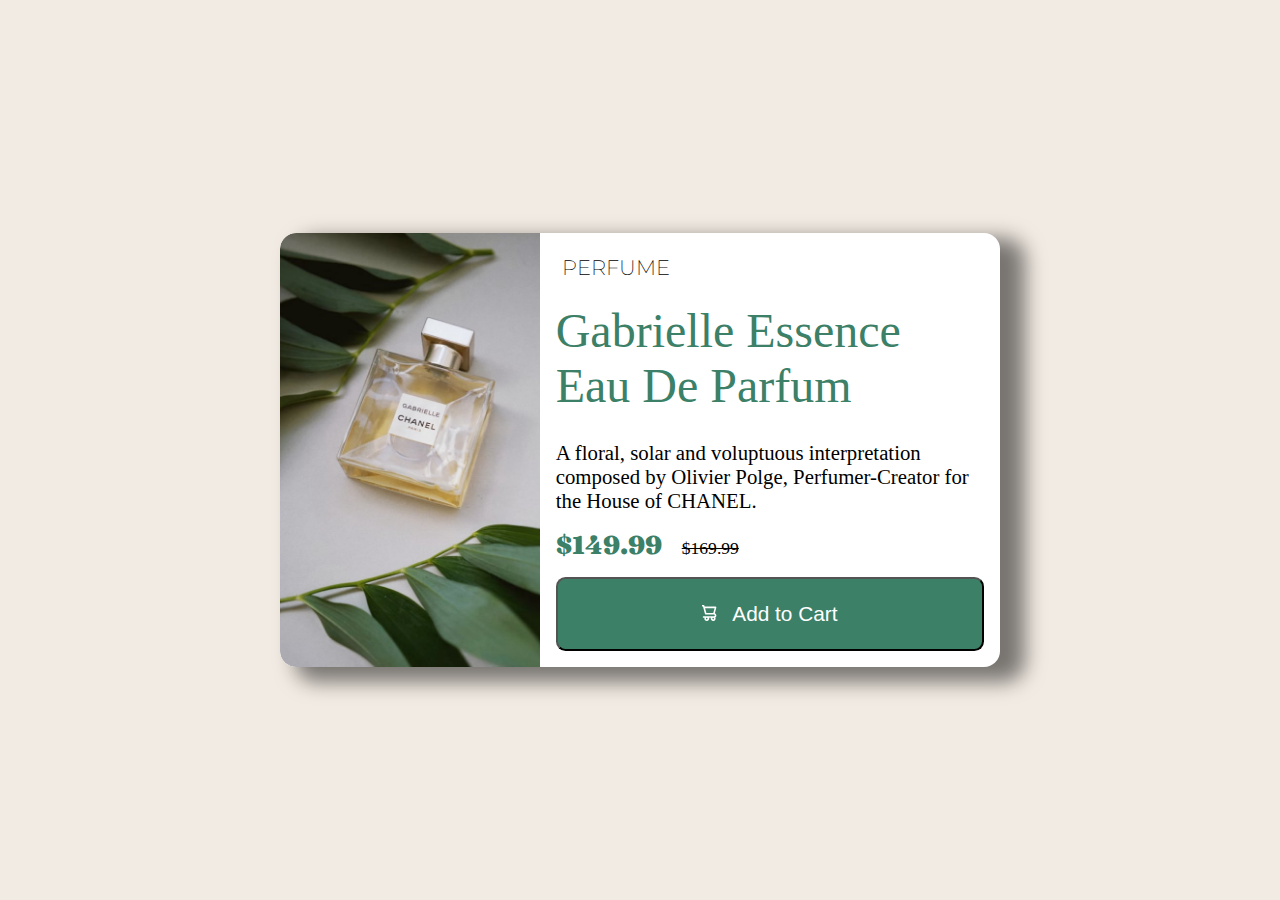
<file: index.html>
<!DOCTYPE html>
<html lang="en">
<head>
  <meta charset="UTF-8">
  <meta name="viewport" content="width=device-width, initial-scale=1.0"> <!-- displays site properly based on user's device -->

  <link rel="icon" type="image/png" sizes="32x32" href="./images/favicon-32x32.png">
  
  <title>Frontend Mentor | Product preview card component</title>
  <link rel="stylesheet" href="./css/style.css">
  <!-- Feel free to remove these styles or customise in your own stylesheet 👍 -->
  <link rel="preconnect" href="https://fonts.googleapis.com">
  <link rel="preconnect" href="https://fonts.gstatic.com" crossorigin>
  <link href="https://fonts.googleapis.com/css2?family=Fraunces:ital,opsz,wght@0,9..144,100..900;1,9..144,100..900&family=Montserrat:ital,wght@0,100..900;1,100..900&display=swap" rel="stylesheet">
  <style>
    .attribution { font-size: 11px; text-align: center; }
    .attribution a { color: hsl(228, 45%, 44%); }
  </style>
</head>
<body>

  <main>
    
    <div class="card">
 
      <div class="image">
        <picture>
          <source media="(max-width:600px)" srcset="./images/image-product-mobile.jpg"/>
  
          <img src="./images/image-product-desktop.jpg" alt="perfume">
        </picture>
        

      </div>
      

        <!-- <img src="./images/image-product-desktop.jpg" alt="perfume"/> -->

      <div class="content">
       <h1> PERFUME </h1>

        <p class="gaby">Gabrielle Essence Eau De Parfum</p>
      <p class="desc">
        A floral, solar and voluptuous interpretation composed by Olivier Polge, 
        Perfumer-Creator for the House of CHANEL.
      </p>

      <div class="price">
       <span class="bolder">$149.99</span> 
        <span class="feint">$169.99</span>
      </div>
        <button>
          <img src="./images/icon-cart.svg" alt="cart">
          Add to Cart</button> 
      </div>
    </div>
  </main>

  <!-- -->
  

</body>
</html>
</file>
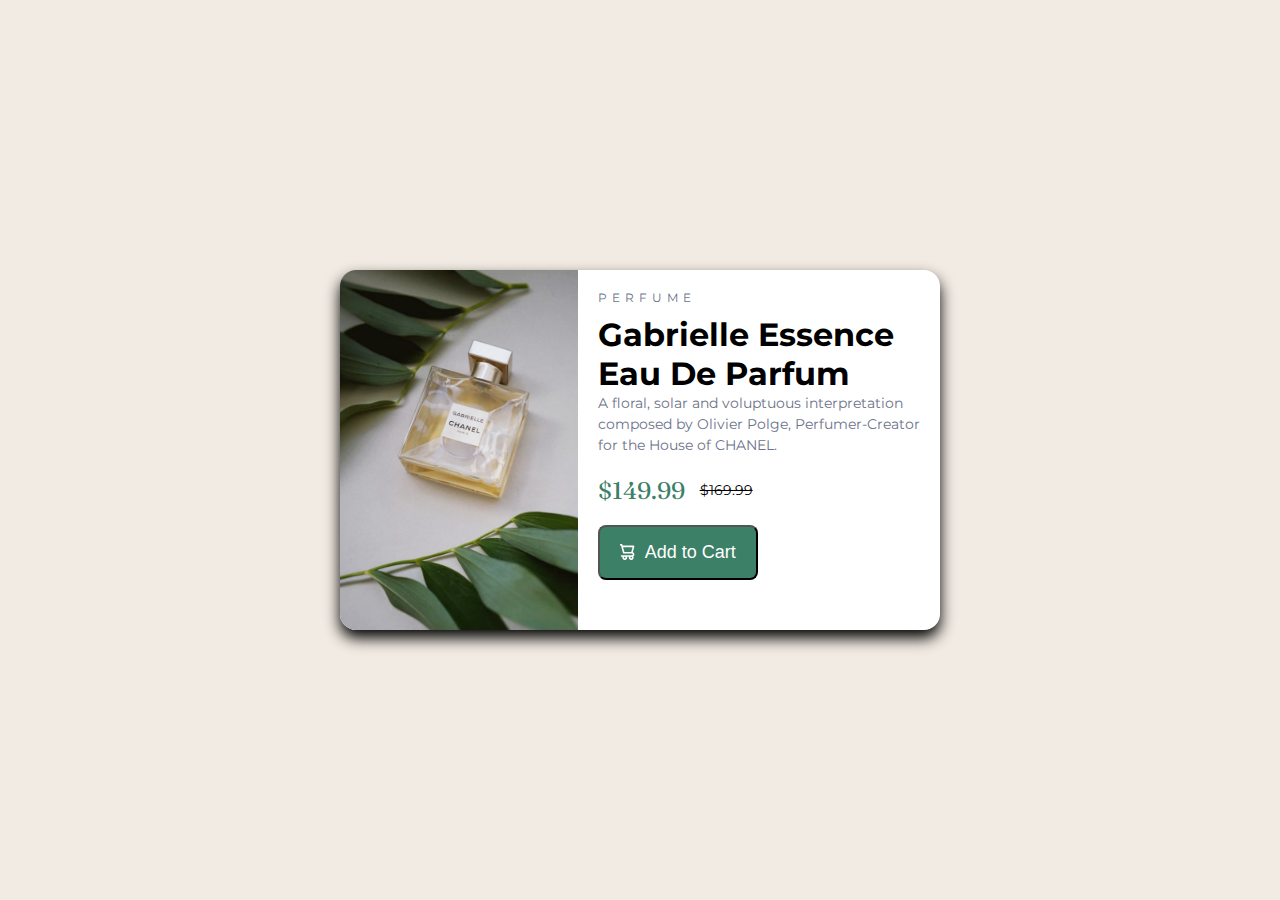
<file: index2.html>
<!DOCTYPE html>
<html lang="en">
<head>
    <meta charset="UTF-8">
    <meta name="viewport" content="width=device-width, initial-scale=1.0">
    <title>Document</title>
    <!-- <link rel="stylesheet" href="./landscape.style" media="all and (orientation:landscape)">
    <link rel="stylesheet" href="./potrait.style" media="all and (orientation:potrait)"> -->
    <link rel="stylesheet" href="./index2.css">
    <link rel="preconnect" href="https://fonts.googleapis.com">
    <link rel="preconnect" href="https://fonts.gstatic.com" crossorigin>
    <link href="https://fonts.googleapis.com/css2?family=Fraunces:ital,opsz,wght@0,9..144,100..900;1,9..144,100..900&family=Montserrat:ital,wght@0,100..900;1,100..900&display=swap" rel="stylesheet">
</head>
<body>
    

    <div class="main-container">

        <div class="card-container">
          <!-- Left side with the image -->
          <div class="product-image">
            <picture>
              <!-- For mobile view, use the mobile-specific image -->
              <source media="(max-width: 600px)" srcset="./images/image-product-mobile.jpg">
              <!-- For desktop view, use the default image -->
              <img src="./images/image-product-desktop.jpg" alt="Gabrielle Essence Eau De Parfum">
            </picture>
          </div>
      
          <!-- Right side with text content -->
          <div class="product-info">
            <p class="product-category">PERFUME</p>
            <h1 class="product-title">Gabrielle Essence Eau De Parfum</h1>
            <p class="product-description">
              A floral, solar and voluptuous interpretation composed by Olivier Polge, Perfumer-Creator for the House of CHANEL.
            </p>
            
            <div class="price-section">
              <span class="current-price">$149.99</span>
              <span class="original-price">$169.99</span>
            </div>
            
            <button class="cart-btn">
              <img src="./images/icon-cart.svg" alt="Cart Icon"> Add to Cart
            </button>
          </div>
        </div>
      </div>
</body>
</html>
</file>
<file: css/style.css>
:root{
--Darkcyan: hsl(158, 36%, 37%);
--Cream: hsl(30, 38%, 92%);

--Verydarkblue: hsl(212, 21%, 14%);
--Darkgrayishblue: hsl(228, 12%, 48%);
--White: hsl(0, 0%, 100%)
}
html{
    font-size:1rem;
}

*{
    margin: 0;
    padding: 0;
    box-sizing: border-box;}
    

main {
    background-color: var(--Cream);
    height: 100vh;
    display: flex;
    justify-content: center;
    align-items: center;
}
.card{
    background-color: var(--White);
    max-width: 45em;
    box-shadow:20px 10px 20px 5px rgba(0,0,0,0.5);
    display: flex;
    border-radius: 1em ;
    overflow: hidden;
    font-size: 1em;
}

.card .image img{
    width: 100%;
    height: 100%;
    object-fit: cover;
    border-radius: 1rem 0 0 1rem;
    transition: all 0.5s ease;
}

.image img:hover{
    transform: scale(1.1);
}

.content{
    padding: 1em;
}
.content h1{
    font-family: 'montserrat';
    padding: .4rem;
    font-weight: 200;
    font-size: 1.3em;
    letter-spacing: 1.5;
    margin-bottom:1rem;

}

.content .gaby{
    padding: 0 0 .6em 0;
    font-size: 3em;
   color: var(--Darkcyan)
}
.desc{
    font-size:1.3em;

}

.price{
    margin: 1em 0;
}

.bolder{
    
    color:var(--Darkcyan);
    font-size: 1.6em;
    font-weight: 900;
    font-family: 'Fraunces';
    margin-right:1rem;
}
.feint{
    font-size: 1.1em;
    text-decoration: line-through;
}

button{
    padding: 1.1em 4em;
    background-color: var(--Darkcyan);
    border-radius: .6rem;
    color:white;
    font-size: 1.3em;
    width: 100%;
    cursor: pointer;
}
button img{
    margin-right:.5em;
}
button:hover{
    background-color: var(--Verydarkblue);
}


@media(max-width:600px)
{
    main{
        height: 100%;
    }
    .card{
        flex-direction: column;
        margin:6rem;
        max-height: 500px;
        font-size: .56em;
        
      
    }
    .card .image img{
        border-radius: 0;
    }
    
  
}
/* }
main{
    padding: 2em;
   height: 100vh;
     background-color: var(--Cream);
     display: flex;
     justify-content: center;
     align-items: center;
 }

.image img{
    width: 30em;
    border-radius: 1em 0  0 1em;
}



.card{
background-color: var(--White);
border-radius: 2em;
    display: flex;
    max-width: 65rem;
   
}

.content{
    display: flex;
    
    flex-direction: column;
    padding: 0 4em 0 2em;
}
h1{
    margin: 1em 0 1em 0;
    font-family: 'montserrat';
    font-weight: 200;
    font-size: 1.6em;
    
}

.gaby{
    font-size: 4em;
    font-family: 'Montserrat';
    font-weight: 600;
}

.desc{
    font-size: 1.7em;
    font-family: 'Fraunces';
    font-weight: 200;
    padding-bottom:1em;
}

.price{
    display: flex;
    align-content: center;
}

.price .bolder{
    font-size: 3.3em;
    font-weight: 900;
    margin-right: 1em;
    color: var(--Darkcyan);
}

.price .feint{
    font-size: 1.3em;
    align-self: center;
    font-weight: 900;
    text-decoration:line-through ;
    font-family: fraunces;
    font-weight: 200;
}
button{
    margin-top:1rem;
    padding: 1.5em;
    border-radius: 1em;
    background-color: var(--Darkcyan);
    color: white;
    font-size: 100%;
}

@media(max-width:610px){
    .card{
        flex-direction: column;
       
     
    }

    .card img{
        height: 17rem;
        width: 100%;
    }

    .content{
        font-size: 1rem;
    }

    .content h1{
        font-size: .9rem;
    }
    .gaby{
        font-size: 1.4rem;
    }
    .desc{
        font-size: .7rem;
    }

    .price{
        font-size: 1em;
    }

    .price .bolder{
        font-size: 1.6em;
    }
    .price .feint {
        font-size: .7em;
    }

    button{
        padding: .7rem;
        font-size: 1rem;
    }

    
}

@media(max-width:610px){
    .card{
        flex-direction: column;
       
     
    }

    .card img{
        height: 17rem;
        width: 100%;
    }

    .content{
        font-size: 1rem;
    }

    .content h1{
        font-size: .9rem;
    }
    .gaby{
        font-size: 1.4rem;
    }
    .desc{
        font-size: .7rem;
    }

    .price{
        font-size: 1em;
    }

    .price .bolder{
        font-size: 1.6em;
    }
    .price .feint {
        font-size: .7em;
    }

    button{
        padding: .7rem;
        font-size: 1rem;
    }

    
}
</file>
<file: index2.css>
*{
    box-sizing: border-box;
    padding: 0;
    margin: 0;

}
:root{
    --Darkcyan: hsl(158, 36%, 37%);
    --Cream: hsl(30, 38%, 92%);
    
    --Verydarkblue: hsl(212, 21%, 14%);
    --Darkgrayishblue: hsl(228, 12%, 48%);
    --White: hsl(0, 0%, 100%)
    }
    

body{
    font-family: 'montserrat',sans-serif;
    background-color: var(--Cream);

}

.main-container{
    display: flex;
    justify-content: center;
    align-items: center;
    width: 100%;
    height: 100vh;

}

.card-container{
    display: flex;
    background-color: white;
    border-radius:1em;
    max-width: 600px;
    overflow: hidden;
    box-shadow: 0px 8px 15px rgb(0,0,0.1);
}
.product-image img{
    width: 100%;
    height: 100%;
    object-fit: cover;
    transition: all 0.4s ease;
}

.product-image img:hover{
   transform: scale(1.1);
}
.product-info{
    padding: 20px;
}

.product-category{
    letter-spacing: 5px;
    font-size: 12px;
    text-transform: uppercase;
    color: var(--Darkgrayishblue);
    margin-bottom: 10px;
}
.product-description{
    font-size: 14px;

    line-height: 1.5;
    color:var(--Darkgrayishblue);
    margin-bottom:20px;
}
.price-section{
    display: flex;
    align-items: center;
    margin-bottom: 20px;
}
.current-price{
    font-family: 'fraunces', serif;
    font-size: 24px;
    color: var(--Darkcyan);
    margin-right: 15px;
}

.original-price{
    font-size: 14px;
    text-decoration: line-through;
}

.cart-btn{
    display: flex;
    align-items: center;
    background-color: var(--Darkcyan);
    color: white;
    padding: 15px 20px;
    border-radius: 8px;
    cursor: pointer;
    font-size: 18px;
}

.cart-btn img{
    margin-right: 10px;
}
.cart-btn:hover{
    background-color: var(--Verydarkblue);
}

@media (max-width:600px) {
    .card-container{
        display: flex;
        flex-direction: column;
        margin: 30px;
        justify-content: center;
        align-items: center;
    }

    .main-container{
        margin-top:30px;
    }
    button{
        width: 100%;
        padding: 15px;
        font-size: 16px;
        display: flex;
        justify-content: center;
        font-weight: 600;
        text-align: center;
    }
    .current-price{
        font-size: 30px;
        font-weight: 800;
        color: var(--Darkcyan);
    }

    .product-title{
        font-size: 30px;
        padding-bottom: 10px;
    }
}
</file>
